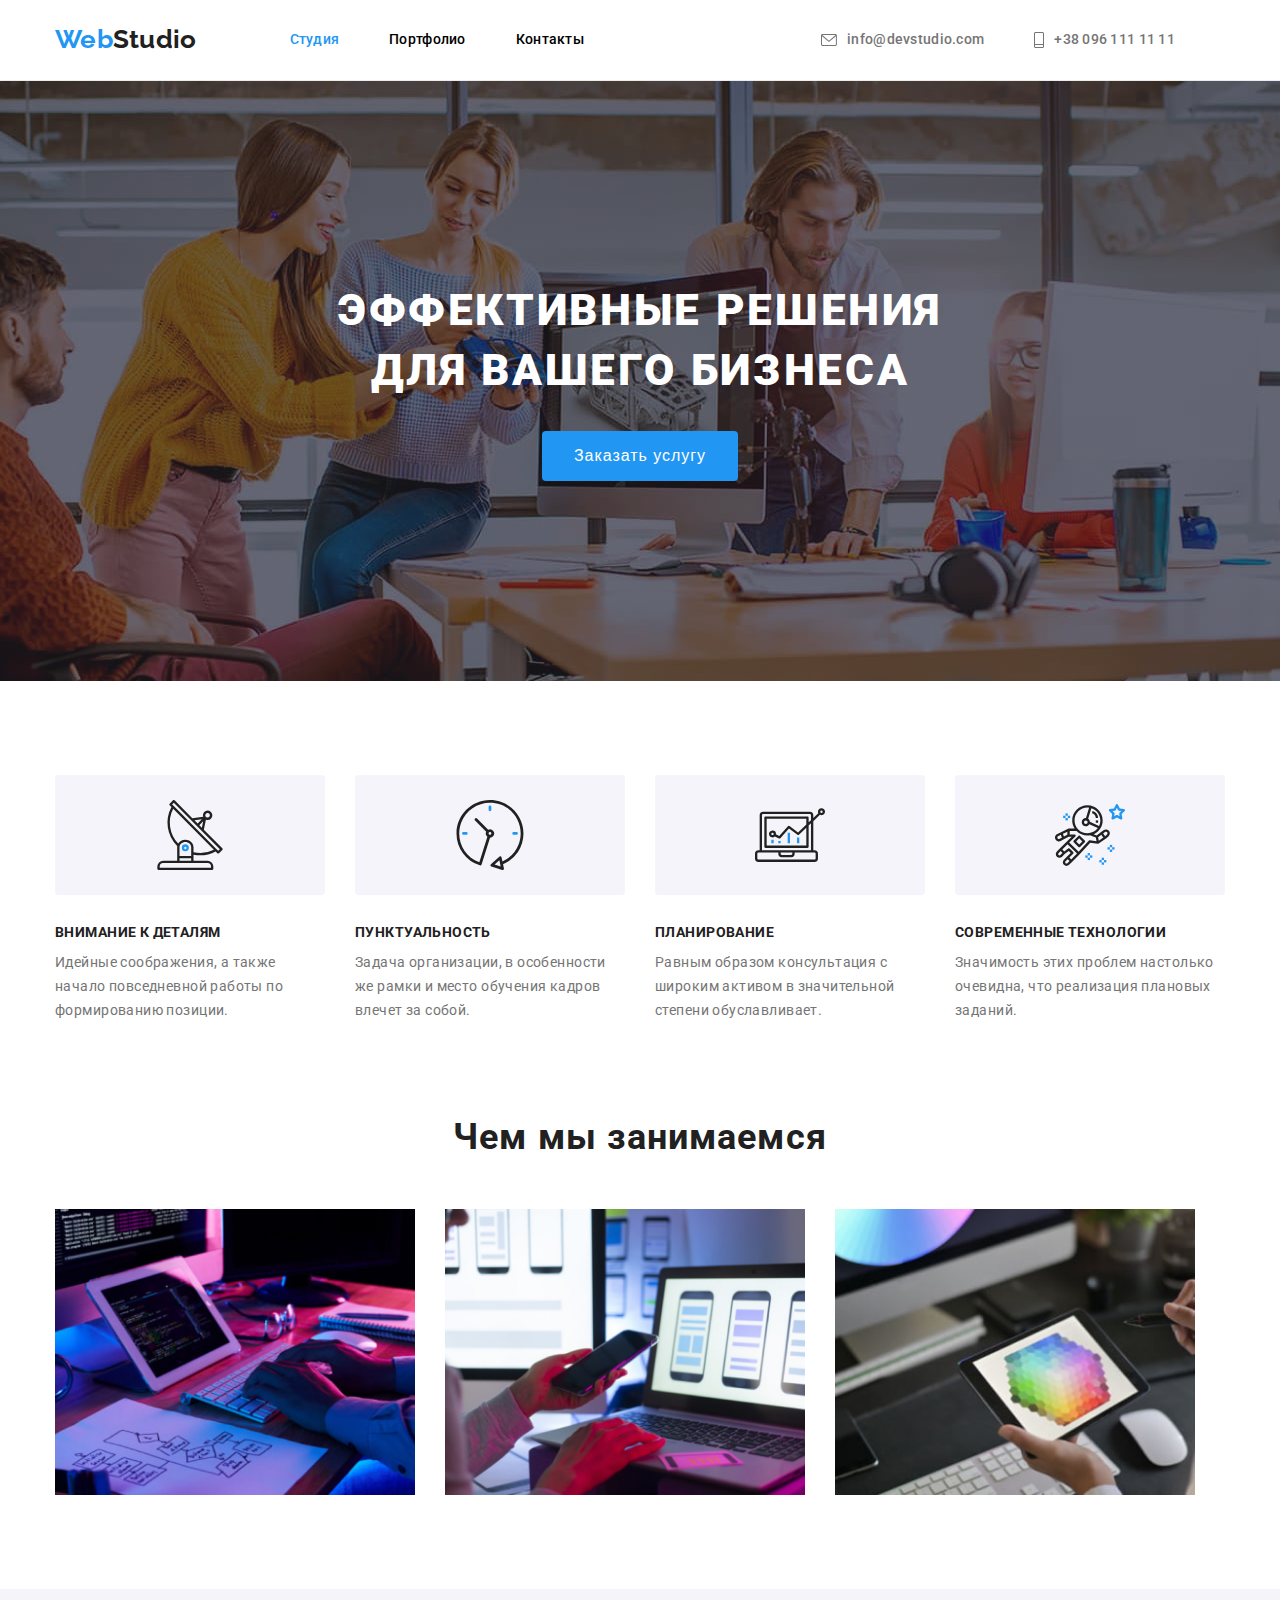
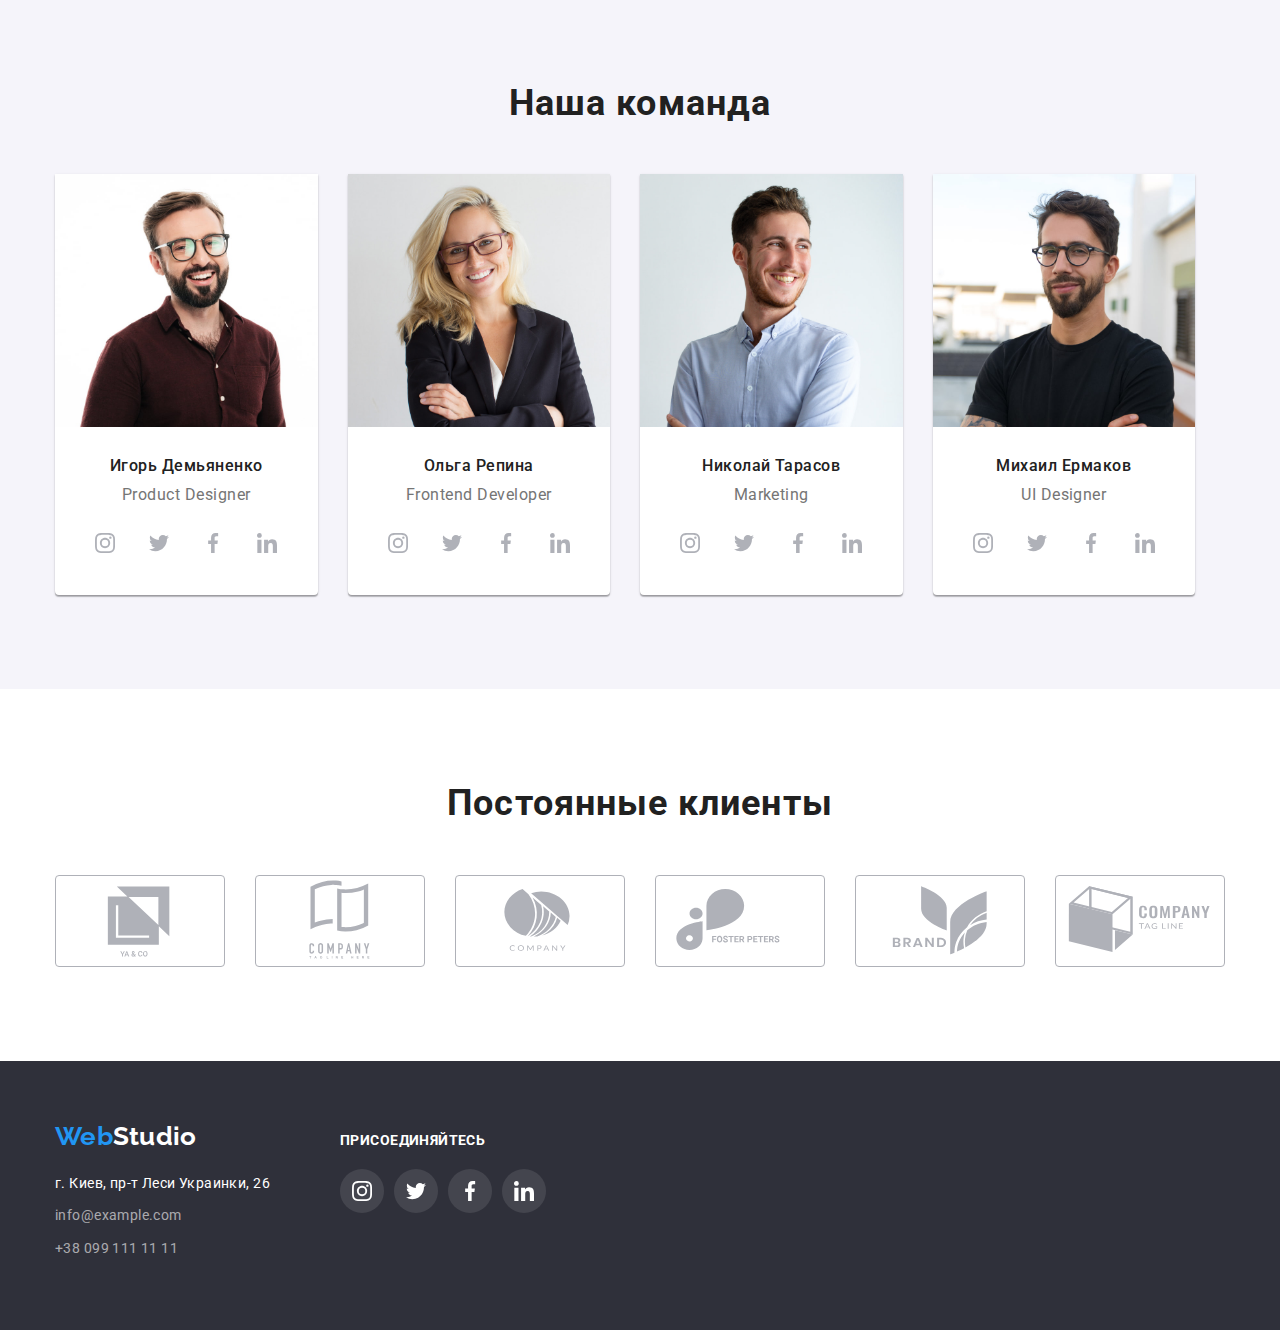
<file: index.html>
<!DOCTYPE html>
<html lang="ru">
<head>
    <meta charset="UTF-8">
    <meta http-equiv="X-UA-Compatible" content="IE=edge">
    <meta name="viewport" content="width=device-width, initial-scale=1.0">
    <title>Web Studio</title>
<!-- Основные шрифты -->
<link rel="preconnect" href="https://fonts.googleapis.com"> 
<link rel="preconnect" href="https://fonts.gstatic.com" crossorigin> 
<link href="https://fonts.googleapis.com/css2?family=Raleway:wght@700&family=Roboto:wght@400;500;700;900&display=swap" rel="stylesheet"/>
<!--Кастомные стили-->
<link rel="stylesheet" href="https://cdnjs.cloudflare.com/ajax/libs/modern-normalize/1.1.0/modern-normalize.min.css" integrity="sha512-wpPYUAdjBVSE4KJnH1VR1HeZfpl1ub8YT/NKx4PuQ5NmX2tKuGu6U/JRp5y+Y8XG2tV+wKQpNHVUX03MfMFn9Q==" crossorigin="anonymous" referrerpolicy="no-referrer" />
<link rel="stylesheet" href="./css/styles.css"/>
</head>

<body>
  <!--Шапка сайта-->
   <header class="header">
    <div class="container cheader ">
    <nav class="nav">
    <a href="./index.html" class="logo">
      <p lang="en"> <span class="logo-blue">Web</span>Studio</p></a>
     <ul class="site-nav">
       <li><a href="./index.html" style="color: #2196f3" class="site-nav-link current link list">Студия</a></li>
       <li><a href="./portfolio.html" class="site-nav-link link list">Портфолио</a></li>
       <li><a href="" class="site-nav-link link list">Контакты</a></li>
     </ul> 
    </nav>
    <ul class="communication">
   <li> <a class="contact link click" href="mailto:info@devstudio.com"><svg class="mail" width="16" height="12" > <use href=".//images/sprite.svg#icon-envelope"></use></svg>info@devstudio.com</a></li>
   <li> <a class="contact link click" href="tel:+380961111111"><svg class="mail" width="10" height="16"> <use href="./images/sprite.svg#icon-call"></use> </svg> +38 096 111 11 11</a></li>
    </ul> 
    </div>
  </header>

   <!--Уникальный контент-->
   <main>
     <!-- секция герой -->
     <section class="hero-section ">
       <div class="container hero">
<h1 class="hero-header hero">Эффективные решения для вашего бизнеса</h1>
<button class="button order" type="button">Заказать услугу</button>
       </div>
     </section>

   <!--особенности-->
      <section class="section"> 
        <div class="container">
       <ul class="main">
         <li class="inform">
          <p class="vector-icons details" ></p>
          <h3 class="main-title">Внимание к деталям</h3>
         <p class="main-text">Идейные соображения, а также начало повседневной работы по формированию позиции.</p></li>
         <li class="inform">  <p class="vector-icons punctuality" ></p>
          <h3 class="main-title">Пунктуальность</h3>
         <p class="main-text">Задача организации, в особенности же рамки и место обучения кадров влечет за собой.</p></li>
         <li class="inform"> <p class="vector-icons planning" ></p>
          <h3 class="main-title">Планирование</h3>
         <p class="main-text">Равным образом консультация с широким активом в значительной степени обуславливает.</p></li>
         <li class="inform"> <p class="vector-icons astronaut" ></p>
          <h3 class="main-title">Современные технологии</h3>
         <p class="main-text">Значимость этих проблем настолько очевидна, что реализация плановых заданий.</p></li>
       </ul>
        </div>
     </section>
  <!--Секция фотопрезентация-->
     
<section class="section style">
  <div class="container">
    <h2 class="work-title">Чем мы занимаемся</h2>
       <ul class="work">
         <li class="photowork">
           <img  class="workphoto" src="./images/main/1.jpg" alt="наша работа" width="370" height="294">
         </li>
         <li class="photowork">
           <img class="workphoto" src="./images/main/2.jpg" alt="офис" width="370" height="294">
         </li>
        <li  class="photowork">
          <img class="workphoto" src="./images/main/3.jpg" alt="графика" width="370" height="294">
        </li>
      </ul>
    </div>
    </section>
<!--Секция команда-->
    <section class="team section">
      <div class="container">
      <h2 class="team-title">Наша команда</h2>
<ul class="team-photo">
  <li class="people">
    <img src="./images/team/ihor.jpg" alt="Игорь Демьяненко" width="270" height="260" class="images">
    <h3 class="team-name">Игорь Демьяненко</h3>
            <p lang="en" class="team-job">Product Designer</p>
            <ul class="social-links"> 
              <li class="icons"><a href="https://www.instagram.com" class="social"> <svg class="socmed" width="20" height="20"> <use href="./images/sprite.svg#icon-instagram"></use> </svg></a> </li>
              <li class="icons"><a href="https://www.twitter.com" class="social"> <svg class="socmed" width="20" height="20"> <use href="./images/sprite.svg#icon-twitter"></use> </svg> </a></li>
              <li class="icons"><a href="https://www.facebook.com" class="social"> <svg class="socmed" width="20" height="20"> <use href="./images/sprite.svg#icon-facebook"></use> </svg> </a></li>
              <li class="icons"><a href="https://www.linkedin.com" class="social"> <svg class="socmed" width="20" height="20"> <use href="./images/sprite.svg#icon-linkedin"></use> </svg> </a></li> </ul>
  </li>
  <li class="people">
    <img src="./images/team/olga.jpg" alt="Ольга Репина" width="270" height="260" class="images">
    <h3 class="team-name">Ольга Репина</h3>
            <p lang="en" class="team-job">Frontend Developer</p>
            <ul class="social-links"> 
              <li class="icons"><a href="https://www.instagram.com" class="social"> <svg class="socmed" width="20" height="20"> <use href="./images/sprite.svg#icon-instagram"></use> </svg></a> </li>
              <li class="icons"><a href="https://www.twitter.com" class="social"> <svg class="socmed" width="20" height="20"> <use href="./images/sprite.svg#icon-twitter"></use> </svg> </a></li>
              <li class="icons"><a href="https://www.facebook.com" class="social"> <svg class="socmed" width="20" height="20"> <use href="./images/sprite.svg#icon-facebook"></use> </svg> </a></li>
              <li class="icons"><a href="https://www.linkedin.com" class="social"> <svg class="socmed" width="20" height="20"> <use href="./images/sprite.svg#icon-linkedin"></use> </svg> </a></li> </ul>
  </li>
  <li class="people">
    <img src="./images/team/nikolay.jpg" alt="Николай Тарасов" width="270" height="260" class="images">
    <h3 class="team-name">Николай Тарасов</h3>
    <p lang="en" class="team-job">Marketing</p>
           <ul class="social-links"> 
            <li class="icons"><a href="https://www.instagram.com" class="social"> <svg class="socmed" width="20" height="20"> <use href="./images/sprite.svg#icon-instagram"></use> </svg></a> </li>
            <li class="icons"><a href="https://www.twitter.com" class="social"> <svg class="socmed" width="20" height="20"> <use href="./images/sprite.svg#icon-twitter"></use> </svg> </a></li>
            <li class="icons"><a href="https://www.facebook.com" class="social"> <svg class="socmed" width="20" height="20"> <use href="./images/sprite.svg#icon-facebook"></use> </svg> </a></li>
            <li class="icons"><a href="https://www.linkedin.com" class="social"> <svg class="socmed" width="20" height="20"> <use href="./images/sprite.svg#icon-linkedin"></use> </svg> </a></li> </ul>
  </li>
  <li class="people">
    <img src="./images/team/michael.jpg" alt="Михаил Ермаков" width="270" height="260" class="images">
    <h3 class="team-name">Михаил Ермаков</h3>
            <p lang="en" class="team-job">UI Designer</p>
            <ul class="social-links"> 
              <li class="icons"><a href="https://www.instagram.com" class="social"> <svg class="socmed" width="20" height="20"> <use href="./images/sprite.svg#icon-instagram"></use> </svg></a> </li>
              <li class="icons"><a href="https://www.twitter.com" class="social"> <svg class="socmed" width="20" height="20"> <use href="./images/sprite.svg#icon-twitter"></use> </svg> </a></li>
              <li class="icons"><a href="https://www.facebook.com" class="social"> <svg class="socmed" width="20" height="20"> <use href="./images/sprite.svg#icon-facebook"></use> </svg> </a></li>
              <li class="icons"><a href="https://www.linkedin.com" class="social"> <svg class="socmed" width="20" height="20"> <use href="./images/sprite.svg#icon-linkedin"></use> </svg> </a></li> </ul>
  </li>
</ul>
</div>
    </section>
    <section class="clients section">
    <div class="container">
<h2 class="clients-title">Постоянные клиенты</h2>
<ul class="logo-companies">
<li class="logo-borders"> <a href="" class="clients"> <svg class="client-logo" width="106" height="60"> <use href="./images/sprite.svg#icon-Logo-1"></use> </svg> </a> </li>
<li class="logo-borders"> <a href="" class="clients"> <svg class="client-logo" width="106" height="60"> <use href="./images/sprite.svg#icon-Logo-2"></use> </svg> </a> </li>
<li class="logo-borders"> <a href="" class="clients"> <svg class="client-logo" width="106" height="60"> <use href="./images/sprite.svg#icon-Logo-3"></use> </svg> </a> </li>
<li class="logo-borders"> <a href="" class="clients"> <svg class="client-logo" width="106" height="60"> <use href="./images/sprite.svg#icon-Logo-4"></use> </svg> </a> </li>
<li class="logo-borders"> <a href="" class="clients"> <svg class="client-logo" width="106" height="60"> <use href="./images/sprite.svg#icon-Logo-5"></use> </svg> </a> </li>
<li class="logo-borders"> <a href="" class="clients"> <svg class="client-logo" width="106" height="60"> <use href="./images/sprite.svg#icon-Logo-6"></use> </svg> </a> </li>
</ul>
    </div>
    </section>
   </main>
   
   <footer class="footer">
     <div class="container footer-container">
      <div class="part">
    <a href="./index.html" class="logo-footer" lang="en"> <span class="logo-fw">Web</span>Studio</a>
  <address>
      <ul class="footer-column">
     <li class=""> 
    <a href="г. Киев, пр-т Леси Украинки, 26" class="address">г. Киев, пр-т Леси Украинки, 26</a></li>
 <li class="footer-address">
    <a href="mailto:info@example.com" class="footer-info address">info@example.com</a>
  </li>
  <li class="footer-address">
    <a href="tel:+380991111111" class="footer-info address">+38 099 111 11 11</a>
  </li>
</ul>
</address>
</div>
<div class="weare part">
<ul class="footer-column"> <p class="social-title">Присоединяйтесь</p></ul>
  <ul class="social-links"> 
    <li class="icons"><a href="https://www.instagram.com" class="social social1"> <svg class="socmed" width="20" height="20"> <use href="./images/sprite.svg#icon-instagram"></use> </svg></a> </li>
    <li class="icons"><a href="https://www.twitter.com" class="social social1"> <svg class="socmed" width="20" height="20"> <use href="./images/sprite.svg#icon-twitter"></use> </svg> </a></li>
    <li class="icons"><a href="https://www.facebook.com" class="social social1"> <svg class="socmed" width="20" height="20"> <use href="./images/sprite.svg#icon-facebook"></use> </svg> </a></li>
    <li class="icons icons1"><a href="https://www.linkedin.com" class="social social1"> <svg class="socmed" width="20" height="20"> <use href="./images/sprite.svg#icon-linkedin"></use> </svg> </a></li> 
</ul>
</div>
</div>

</footer> 

  
</body>
</html>
</file>
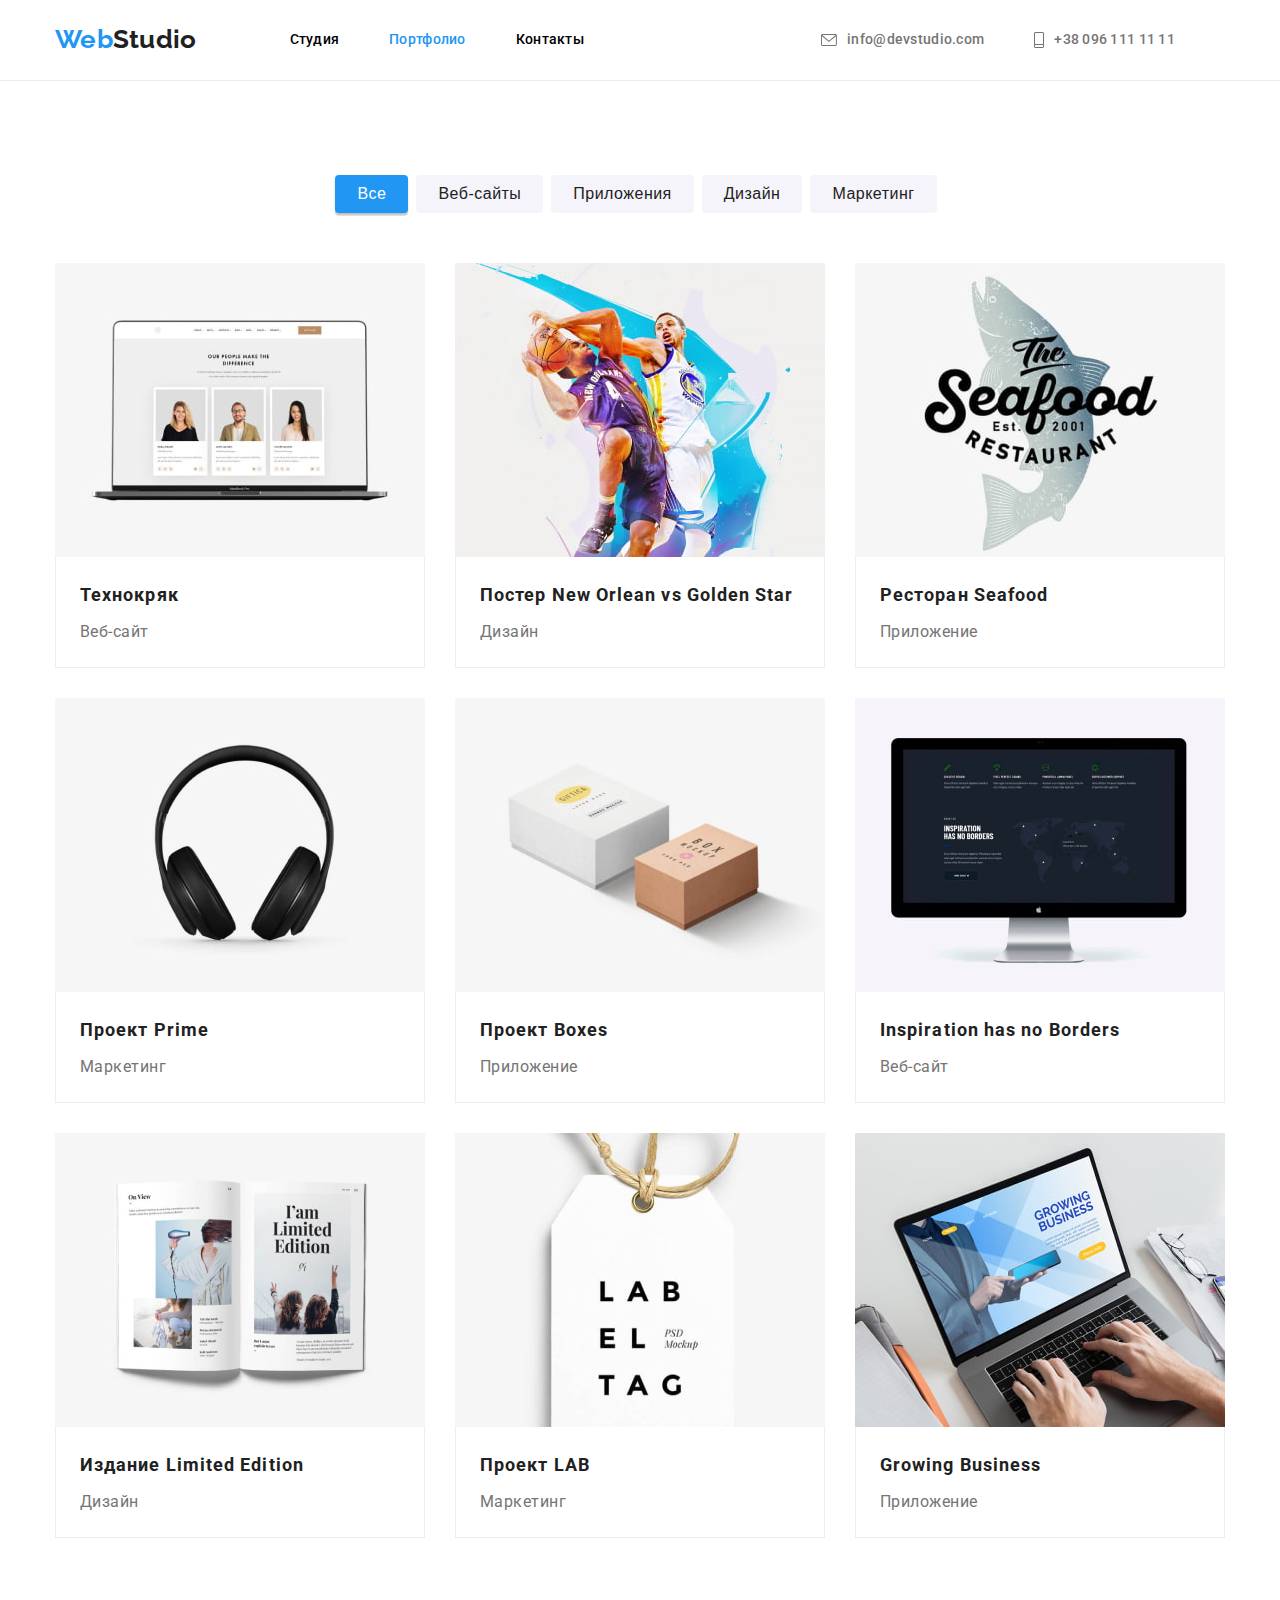
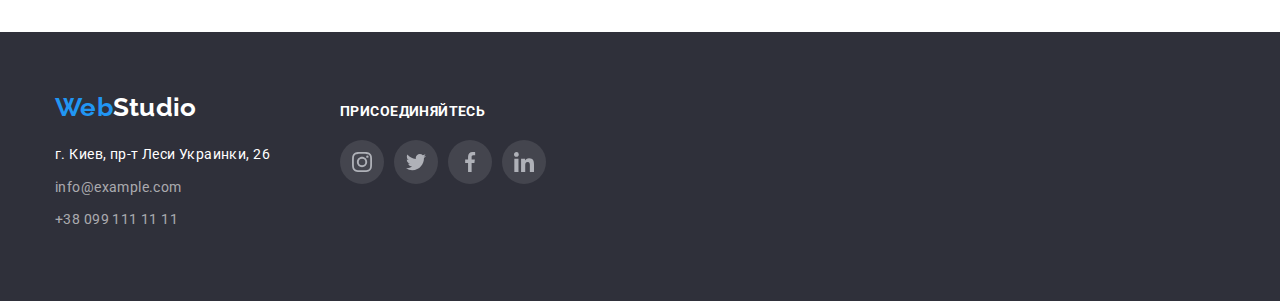
<file: portfolio.html>
<!DOCTYPE html>
<html lang="ru">
<head>
    <meta charset="UTF-8">
    <meta http-equiv="X-UA-Compatible" content="IE=edge">
    <meta name="viewport" content="width=device-width, initial-scale=1.0">
    <title>Web Studio</title>
<!-- Основные шрифты -->
<link rel="preconnect" href="https://fonts.googleapis.com"> 
<link rel="preconnect" href="https://fonts.gstatic.com" crossorigin> 
<link href="https://fonts.googleapis.com/css2?family=Raleway:wght@700&family=Roboto:wght@400;500;700;900&display=swap" rel="stylesheet">
<link rel="stylesheet" href="https://cdnjs.cloudflare.com/ajax/libs/modern-normalize/1.1.0/modern-normalize.min.css" integrity="sha512-wpPYUAdjBVSE4KJnH1VR1HeZfpl1ub8YT/NKx4PuQ5NmX2tKuGu6U/JRp5y+Y8XG2tV+wKQpNHVUX03MfMFn9Q==" crossorigin="anonymous" referrerpolicy="no-referrer" />
    <link rel="stylesheet" href="./css/styles.css"/>
</head>
<body>
  <!--Шапка сайта-->
  <header class="header">
    <div class="container cheader">
    <nav class="nav">
    <a href="./index.html" class="logo">
      <p lang="en"> <span class="logo-blue">Web</span>Studio</p></a>
     <ul class="site-nav">
       <li><a href="./index.html" class="site-nav-link link list">Студия</a></li>
       <li><a href="./portfolio.html" style="color: #2196f3" class="site-nav-link current link list">Портфолио</a></li>
       <li><a href="" class="site-nav-link link list">Контакты</a></li>
     </ul> 
    </nav>
    <ul class="communication">
      <li> <a class="contact link click" href="mailto:info@devstudio.com"><svg class="mail" width="16" height="12" > <use href=".//images/sprite.svg#icon-envelope"></use></svg>info@devstudio.com</a></li>
      <li> <a class="contact link click" href="tel:+380961111111"><svg class="mail" width="10" height="16"> <use href="./images/sprite.svg#icon-call"></use> </svg> +38 096 111 11 11</a></li>
       </ul> 
   </header> </div>
 <main>
 <section class="portfolio section">
   <div class="container">
   <ul class="all-button">
   <li class="knopka"> <button type="button" class="button1">Все</button></li> 
   <li class="knopka"> <button type="button" class="allbuttons">Веб-сайты</button></li> 
   <li class="knopka"> <button type="button" class="allbuttons">Приложения</button></li> 
   <li class="knopka"> <button type="button" class="allbuttons">Дизайн</button></li> 
   <li class="knopka"> <button type="button" class="allbuttons">Маркетинг</button></li> </ul>

<ul class="portfolio-list">
<li class="portfolio-photo"><a href="" class="shadow" ><img src="./images/portfolio/work-list/technockryak.jpg" alt="Технокряк" width="370" height="294" class="posters">
<div class="more"> <h2 class="portfolio-title">Технокряк</h2>
<p class="portfolio-type">Веб-сайт</p></div>
</a> </li>
<li class="portfolio-photo"><a href=""  class="shadow"><img src="./images/portfolio/work-list/poster.jpg" alt="Постер" width="370" height="294" class="posters">
  <div class="more"> <h2 class="portfolio-title">Постер New Orlean vs Golden Star</h2>
  <p class="portfolio-type">Дизайн</p></div>
</a></li>
<li class="portfolio-photo"><a href=""  class="shadow"><img src="./images/portfolio/work-list/seafood.jpg" alt="Ресторан" width="370" height="294" class="posters">
  <div class="more"> <h2 class="portfolio-title">Ресторан Seafood</h2>
  <p class="portfolio-type">Приложение</p></div>
</a></li>
<li class="portfolio-photo"><a href=""  class="shadow"><img src="./images/portfolio/work-list/prime.jpg" alt="Проект Prime" width="370" height="294" class="posters">
  <div class="more"> <h2 class="portfolio-title">Проект Prime</h2>
  <p class="portfolio-type">Маркетинг</p></div>
</a></li>
<li class="portfolio-photo"><a href=""  class="shadow"><img src="./images/portfolio/work-list/boxes.jpg" alt="Проект Boxes" width="370" height="294" class="posters">
  <div class="more"> <h2 class="portfolio-title">Проект Boxes</h2>
  <p class="portfolio-type">Приложение</p></div>
</a></li>
<li class="portfolio-photo"><a href=""  class="shadow"><img src="./images/portfolio/work-list/inspiration.jpg" alt="Inspiration" width="370" height="294" class="posters">
  <div class="more"> <h2 class="portfolio-title">Inspiration has no Borders</h2>
  <p class="portfolio-type">Веб-сайт</p></div>
</a></li>
<li class="portfolio-photo"><a href=""  class="shadow"><img src="./images/portfolio/work-list/limited-edition.jpg" alt="Издание" width="370" height="294" class="posters">
  <div class="more"> <h2 class="portfolio-title">Издание Limited Edition</h2>
  <p class="portfolio-type">Дизайн</p></div>
</a></li>
<li class="portfolio-photo"><a href=""  class="shadow"><img src="./images/portfolio/work-list/lab.jpg" alt="Проект LAB" width="370" height="294" class="posters">
  <div class="more">  <h2 class="portfolio-title">Проект LAB</h2>
  <p class="portfolio-type">Маркетинг</p></div>
</a></li>
<li class="portfolio-photo"><a href="" class="shadow"><img src="./images/portfolio/work-list/growing-business.jpg" alt="Growing Business" width="370" height="294" class="posters">
  <div class="more">  <h2 class="portfolio-title">Growing Business</h2>
  <p class="portfolio-type">Приложение</p> </div>
</a></li> 
</ul>
</section> </div>
</main>

<footer class="footer">
  <div class="container footer-container">
   <div class="part">
 <a href="./index.html" class="logo-footer" lang="en"> <span class="logo-fw">Web</span>Studio</a>
<address>
   <ul class="footer-column">
  <li class=""> 
 <a href="г. Киев, пр-т Леси Украинки, 26" class="address">г. Киев, пр-т Леси Украинки, 26</a></li>
<li class="footer-address">
 <a href="mailto:info@example.com" class="footer-info address">info@example.com</a>
</li>
<li class="footer-address">
 <a href="tel:+380991111111" class="footer-info address">+38 099 111 11 11</a>
</li>
</ul>
</address>
</div>
<div class="weare part">
<ul class="footer-column"> <p class="social-title">Присоединяйтесь</p></ul>
<ul class="social-links"> 
 <li class="icons"><a href="https://www.instagram.com" class="social"> <svg class="socmed" width="20" height="20"> <use href="./images/sprite.svg#icon-instagram"></use> </svg></a> </li>
 <li class="icons"><a href="https://www.twitter.com" class="social"> <svg class="socmed" width="20" height="20"> <use href="./images/sprite.svg#icon-twitter"></use> </svg> </a></li>
 <li class="icons"><a href="https://www.facebook.com" class="social"> <svg class="socmed" width="20" height="20"> <use href="./images/sprite.svg#icon-facebook"></use> </svg> </a></li>
 <li class="icons"><a href="https://www.linkedin.com" class="social"> <svg class="socmed" width="20" height="20"> <use href="./images/sprite.svg#icon-linkedin"></use> </svg> </a></li> 
</ul>
</div>
</div>

</footer>
</body>
</html>
</file>
<file: css/styles.css>
:root {
    /* Основные шрифты и цвета */
    --main-font: Roboto, sans-serif;
    --secondary-font: Raleway, sans-serif;
    color: #212121;
    color: #757575;
    color: #FFFFFF;
    color: #2196F3;
    color: #F5F4FA;
    color: rgba(255, 255, 255, 0.6);}
    * {
    margin:0;
    padding:0;
    list-style:none;
    box-sizing:border-box;
    text-decoration: none;
    }
    
    h1,
    h2,
    h3,
    h4,
    h5,
    h6,
    p { margin: 0;}
     ul, ol {margin:0;padding-left:0;}
     
    button {cursor:pointer;}
    body {
    margin:0 auto; 
    font-family:"Roboto", sans-serif;
    font-size: 14px;
    line-height: 1.17;
    letter-spacing: 0.02em;
    color: #212121;}

    .section {padding-top: 94px;padding-bottom: 94px;}
    .container {
        width: 1200px; 
        padding-left: 15px;
        padding-right: 15px;
        margin: 0 auto;
    }
    .style {padding-top: 0px;}
    .logo-blue {color: #2196F3;}
    .logo{
        display:flex;
        text-decoration: none;
        font-family: 'Raleway';
        font-weight: 700;
        font-size: 26px;
        line-height: 1.19;
        color: #212121;
        margin-right: 93px;
        align-items: center;
        padding-top: 24px;
        padding-bottom:25px ;}
.cheader {display: flex;}
.header {border-bottom: 1px solid #ECECEC;}
    .site-nav{
    list-style:none;
    font-weight: 500;
    font-size: 14px;
    line-height: 1.14;
    display:flex; 
    align-items: center;
    justify-content:space-around;
    }
    .click {display: flex;align-items: center;}
    .list {color: black;}
    .contact {color: #757575;}
   .mail {margin-right: 10px; fill:currentColor;}
   .mail:hover, .mail:focus {fill:#2196F3;}
    .link {text-decoration: none;list-style:none; margin-right: 50px; padding-top: 32px;
        padding-bottom: 32px;}
    .link:hover, .link:focus{color:#2196F3;}
    .communication {
        text-decoration:none; list-style:none;
        font-weight: 500;
        font-size: 14px;
        line-height: 1.14;
        display:flex;
        align-items: center; 
        margin-left: auto;
    }

    .hero {
    color: #FFFFFF;
    font-weight: 900;
    font-size: 44px;
    line-height: 1.36;
    text-align: center;
    letter-spacing: 0.06em;
    display: flex;
    flex-direction: column;
    justify-content: center;
    align-items: center;  }

    .order {max-height: 50px; max-width: 200px;}

    .hero-section {
        max-width: 1600px;
        margin: 0 auto;
        height: 600px;
        background-image:linear-gradient(to right, rgba(47, 48, 58, 0.4),rgba(47, 48, 58, 0.4)), url(../images/office.jpg);
        background-position: center;
        padding-top: 200px;
        padding-bottom: 200px;
        background-color:  #2F303A;}
    .hero-header {
        font-weight: 900;
        font-size: 44px;
        line-height: 1.36;
        text-align: center;
        letter-spacing: 0.06em;
        text-transform: uppercase;
        color: #FFFFFF;
        display:flex; 
        max-width: 696px;
        margin-bottom: 30px;
    }
    
    .button {
        padding: 10px 32px; 
        font-size: 16px;
        line-height: 1.88;
        display: flex;
        align-items: center;
        text-align: center;
        letter-spacing: 0.06em;
        color: #FFFFFF;
        background: #2196F3;
        box-shadow: 0px 1px 1px rgba(0, 0, 0, 0);
        border-radius: 4px;cursor:pointer;}
    .button:hover {
        padding: 10px 32px; 
        font-size: 16px;
        line-height: 1.87;
        display: flex;
        align-items: center;
        text-align: center;
        letter-spacing: 0.06em;
        color: #FFFFFF;
        background: #188CE8;
        }
    .vector-icons {background: #F5F4FA;
        border-radius: 4px; width:270px; height:120px; background-repeat: no-repeat; background-position: center;margin-bottom: 30px; }
    .details {background-image: url(../images/иконки/details.svg);}
    .punctuality {background-image: url(../images/иконки/punctuality.svg);}
    .planning {background-image: url(../images/иконки/planning.svg);}
    .astronaut {background-image: url(../images/иконки/astronaut.svg);}
    .vector {display: inline; align-items: center; }
    .main { list-style: none; background:#FFFFFF; 
        display:flex;
    }
    .main-title {
        font-weight: 700;
        font-size: 14px;
        line-height: 1.14;
        letter-spacing: 0.03em;
        text-transform: uppercase;
        color: #212121;margin-bottom: 10px;}
    .main-text {
        font-weight: 400;
        font-size: 14px;
        line-height: 1.71;
        letter-spacing: 0.03em;
        color: #757575; 
        display:flex;}
    
    .work-title {
        font-weight: 700;
        font-size: 36px;
        line-height: 1.16;
        text-align: center;
        letter-spacing: 0.03em;
        color: #212121;margin-bottom: 50px;}
    
    .inform { margin-right: 30px;}
    .photowork {margin-right: 30px;}
    .workphoto {display: block;max-width: 100%;height: auto;}
    
    .work {display: flex;}
    
    
    .team {background: #F5F4FA;}
    .people {margin-right: 30px;box-shadow: 0px 1px 3px rgba(0, 0, 0, 0.12), 0px 1px 1px rgba(0, 0, 0, 0.14), 0px 2px 1px rgba(0, 0, 0, 0.2);
        border-radius: 0px 0px 4px 4px;background-color: #FFFFFF;}
    .team-title {
        font-weight: 700;
        font-size: 36px;
        line-height: 1.16;
        text-align: center;
        letter-spacing: 0.03em;
        color: #212121;
        margin-bottom: 50px;}
    .team-photo {display:flex;}
    .team-name {
        font-weight: 500;
        font-size: 16px;
        line-height: 1.18;
        text-align: center;
        letter-spacing: 0.03em;
        color: #212121; margin-top: 30px;background-color: #FFFFFF;}
    .team-job {
    font-weight: 400;
    font-size: 16px;
    line-height: 1.18;
    text-align: center;
    letter-spacing: 0.03em;
    color: #757575;margin-top: 10px;margin-bottom:16px; background-color: #FFFFFF;
    box-shadow: rgba(0, 0, 0, 0.2);}
    
.social-links {display: flex;gap:10px; margin-bottom: 30px;justify-content: center;
align-items: center;background-position: 50% 50%;}

.icons {width:44px; height:44px;}

.social {width:100%; height:100%; display: flex;border-radius: 50%; align-items: center; justify-content: center;color: #AFB1B8; background-color:rgba(255, 255, 255, 0.1);}
.social:hover, .social:focus {background-color:#2196F3;color:#FFFFFF;}

.socmed {display: flex; margin:auto; justify-content: center; align-items: center;  fill:currentColor; }

.clients-title {font-weight: 700;
        font-size: 36px;
        line-height: 1.16;
        text-align: center;
        letter-spacing: 0.03em;
        color: #212121;
        margin-bottom: 50px;}
.logo-companies {display:flex;gap:30px;}
.client-logo {  display: block;
        margin: 0 auto;
        text-align: center;  
    fill:currentColor;border: 1px solid #AFB1B8;
    border-radius: 4px;
    width: 170px; height: 92px; 
fill:#AFB1B8;}
.client-logo:hover, .client-logo:focus {fill:#2196F3; border: 1px solid #2196F3; }

    .images {display: block; max-width: 100%; height:auto;}
    .footer {background:#2F303A;padding-top: 60px; padding-bottom: 60px;}
     
    .logo-fw {color: #2196F3;}
    .logo-footer {
        display: block;
        text-decoration: none;
        font-family: 'Raleway';
        font-weight: 700;
        font-size: 26px;
        line-height: 1.19;
        color: #FFFFFF;margin-bottom: 20px;}
      
.footer-container {display:flex; align-items:baseline; }
    .address {
  
    font-family: 'Roboto';
    font-style: normal;
    font-weight: 400;
    font-size: 14px;
    line-height: 1.71;
    letter-spacing: 0.03em;
    color: #FFFFFF;}
    
    .footer-address {list-style: none;}
  
    .footer-info {
    font-family: 'Roboto'; 
    text-decoration: none;
    font-style: normal;
    font-weight: 400;
    font-size: 14px;
    line-height: 1.71;
    letter-spacing: 0.03em;
    color: rgba(255, 255, 255, 0.6);
    margin-bottom: 9px;
    margin-top: 9px;
    display:block;
    }
    .footer .footer-info:hover,
    .footer .footer-info:focus {
      color:  #2196F3;}
.social1 {color:#FFFFFF;}
.part {margin-right: 70px;}
    
    .portfolio-title {
    font-weight: 700;
    font-size: 18px;
    line-height: 2;
    letter-spacing: 0.06em;
    color: #212121;
margin-bottom: 4px;}
    
    .portfolio-type {
    color: #757575;
    font-size: 16px;
    line-height: 1.87;
    letter-spacing: 0.03em;}

    button {
        border:0;
        appearance: auto;
        writing-mode: horizontal-tb;
        text-rendering: auto;
        color: -internal-light-dark(black, white);
        letter-spacing: normal;
        word-spacing: normal;
        line-height: normal;
        text-transform: none;
        text-indent: 0px;
        text-shadow: none;
        display: inline-block;
        text-align: center;
        align-items: flex-start;
        cursor: pointer;
        box-sizing: border-box;
        background-color: -internal-light-dark(rgb(239, 239, 239), rgb(59, 59, 59));
        border-style: outset;
        border-color: -internal-light-dark(rgb(118, 118, 118), rgb(133, 133, 133));
        border-image: initial;
        box-shadow: none;
    font-style: normal;
    font-weight: 500;
    font-size: 16px;
    line-height:1.62;
    text-align: center;
    letter-spacing: 0.03em;
    color: #212121; display: flex; justify-content: center; align-items: center;
padding-right: 0px;}
    
    .all-button {list-style: none;display: flex; justify-content: center; padding-bottom: 50px;}
    .button1 {
        border:0;
        font-weight: 500;
        font-size: 16px;
        line-height: 1.62;
        text-align: center;
        letter-spacing: 0.03em;
       padding: 6px 22px;
        color: #FFFFFF;
        background: #2196F3;
        box-shadow: 0px 3px 1px rgba(0, 0, 0, 0.1), 0px 1px 2px rgba(0, 0, 0, 0.08), 0px 2px 2px rgba(0, 0, 0, 0.12);
        border-radius: 4px;margin-right: 8px;border-color: #F5F4FA; }
    
    .allbuttons {
        border:0;
        font-weight: 500;
        font-size: 16px;
        line-height: 1.62;
        text-align: center;
        letter-spacing: 0.03em;
        color: #212121;
   padding: 6px 22px;
    left: 576px;
    top: 174px;
    background: #F5F4FA;
    border-radius: 4px;display: flex; margin-right: 8px; border-color: #F5F4FA;}
    
    .allbuttons:hover, .allbuttons:focus {
        font-weight: 500;
        font-size: 16px;
        line-height: 1.62;
        text-align: center;
        letter-spacing: 0.03em;
        color: #FFFFFF;
        background: #2196F3;
        box-shadow: 0px 3px 1px rgba(0, 0, 0, 0.1), 0px 1px 2px rgba(0, 0, 0, 0.08), 0px 2px 2px rgba(0, 0, 0, 0.12);
        border-radius: 4px;}
    
      nav {display: flex; align-items: center;}  
 .posters {display: block; max-width:  100%; height: auto;} 
 .shadow {display:block;}
 .shadow:hover, .shadow:focus {
    box-shadow: 0px 1px 1px rgba(0, 0, 0, 0.12), 0px 4px 4px rgba(0, 0, 0, 0.06), 1px 4px 6px rgba(0, 0, 0, 0.16);} 
.portfolio-list {display:flex; flex-wrap:wrap; gap:30px;}
.portfolio-list:nth-child(3n + 1) {padding-right: 0px;}
.more {padding-left: 24px;padding-right:24px; padding-top: 20px; padding-bottom: 20px;
    border-left:1px solid #EEEEEE; 
    border-right: 1px solid #EEEEEE;
    border-bottom: 1px solid #EEEEEE;}
   
  .social-title {
    font-family: 'Roboto';
    font-style: normal;
    font-weight: 700;
    font-size: 14px;
    line-height: 1.14;
    letter-spacing: 0.03em;align-content: center;
    text-transform: uppercase;
    color: #FFFFFF;
display:flex;
margin-bottom: 20px; }
    .footer-column {display:inline-block;}
</file>
